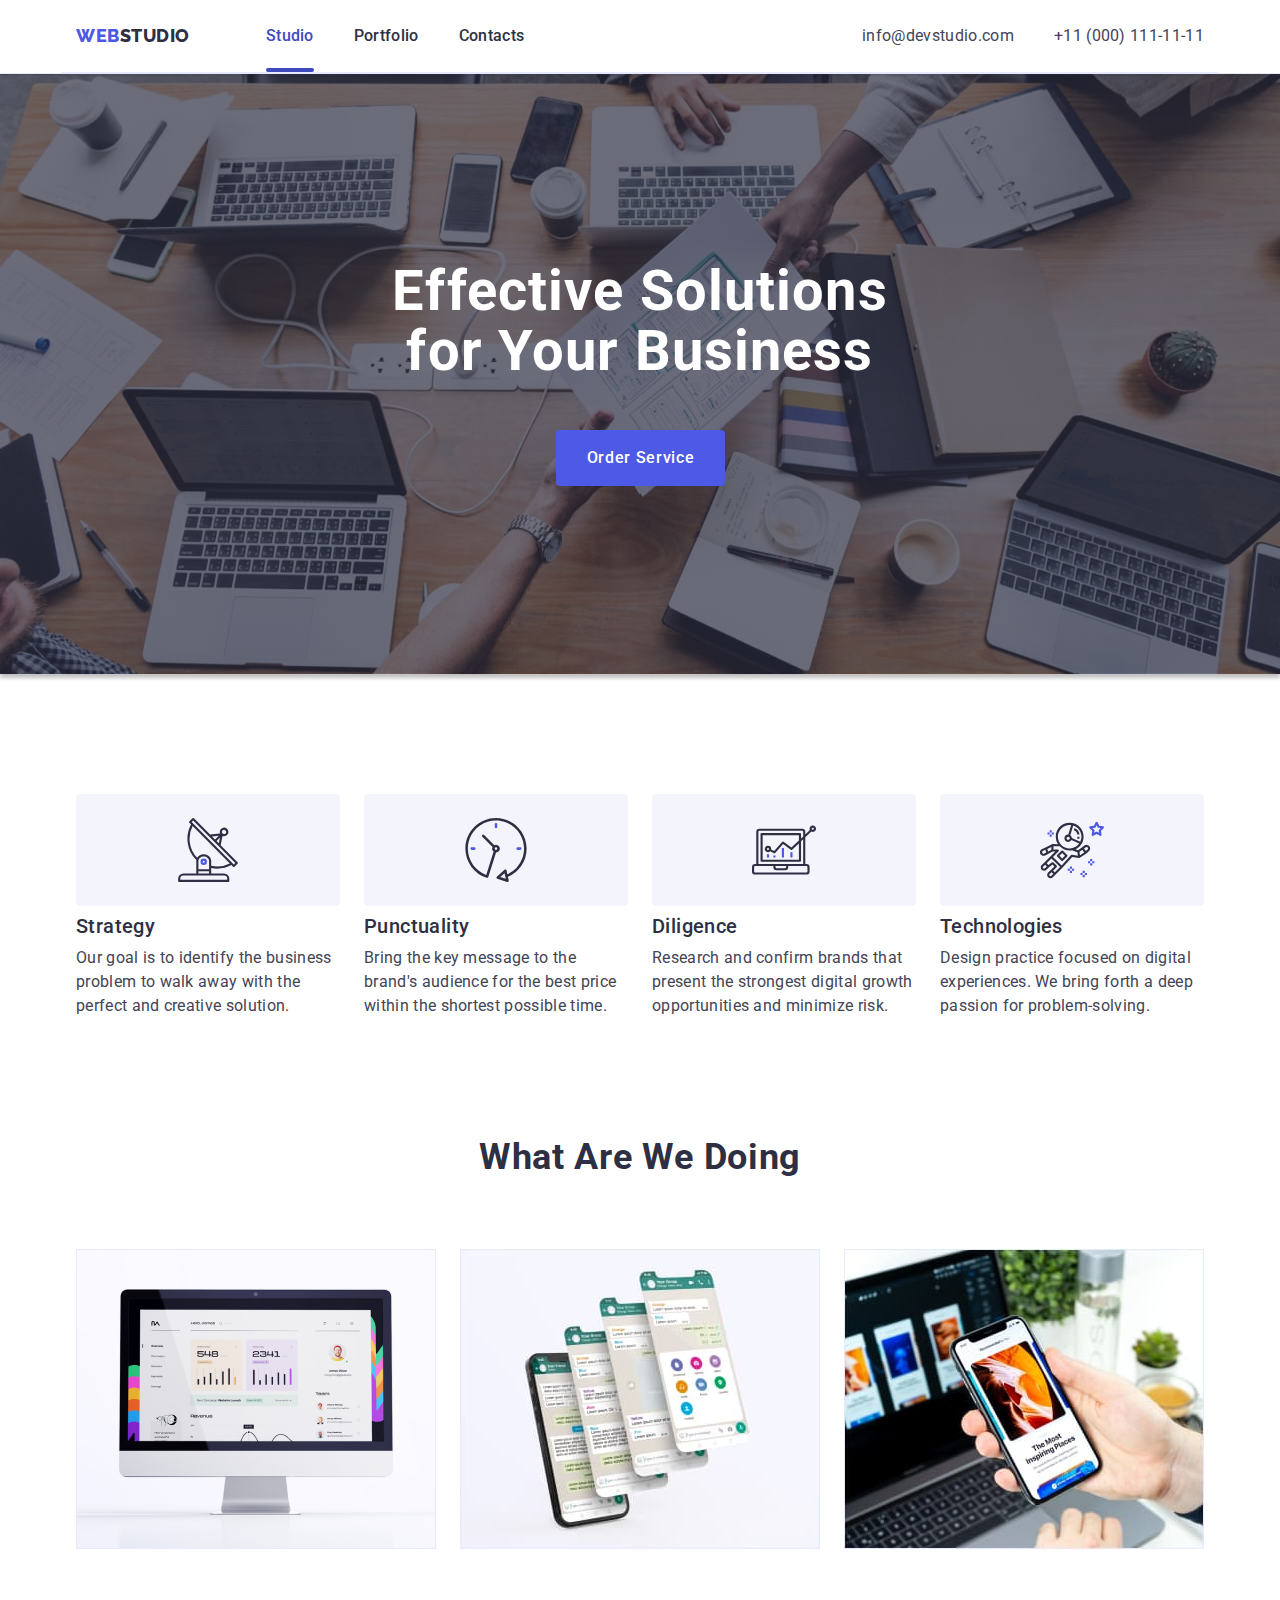
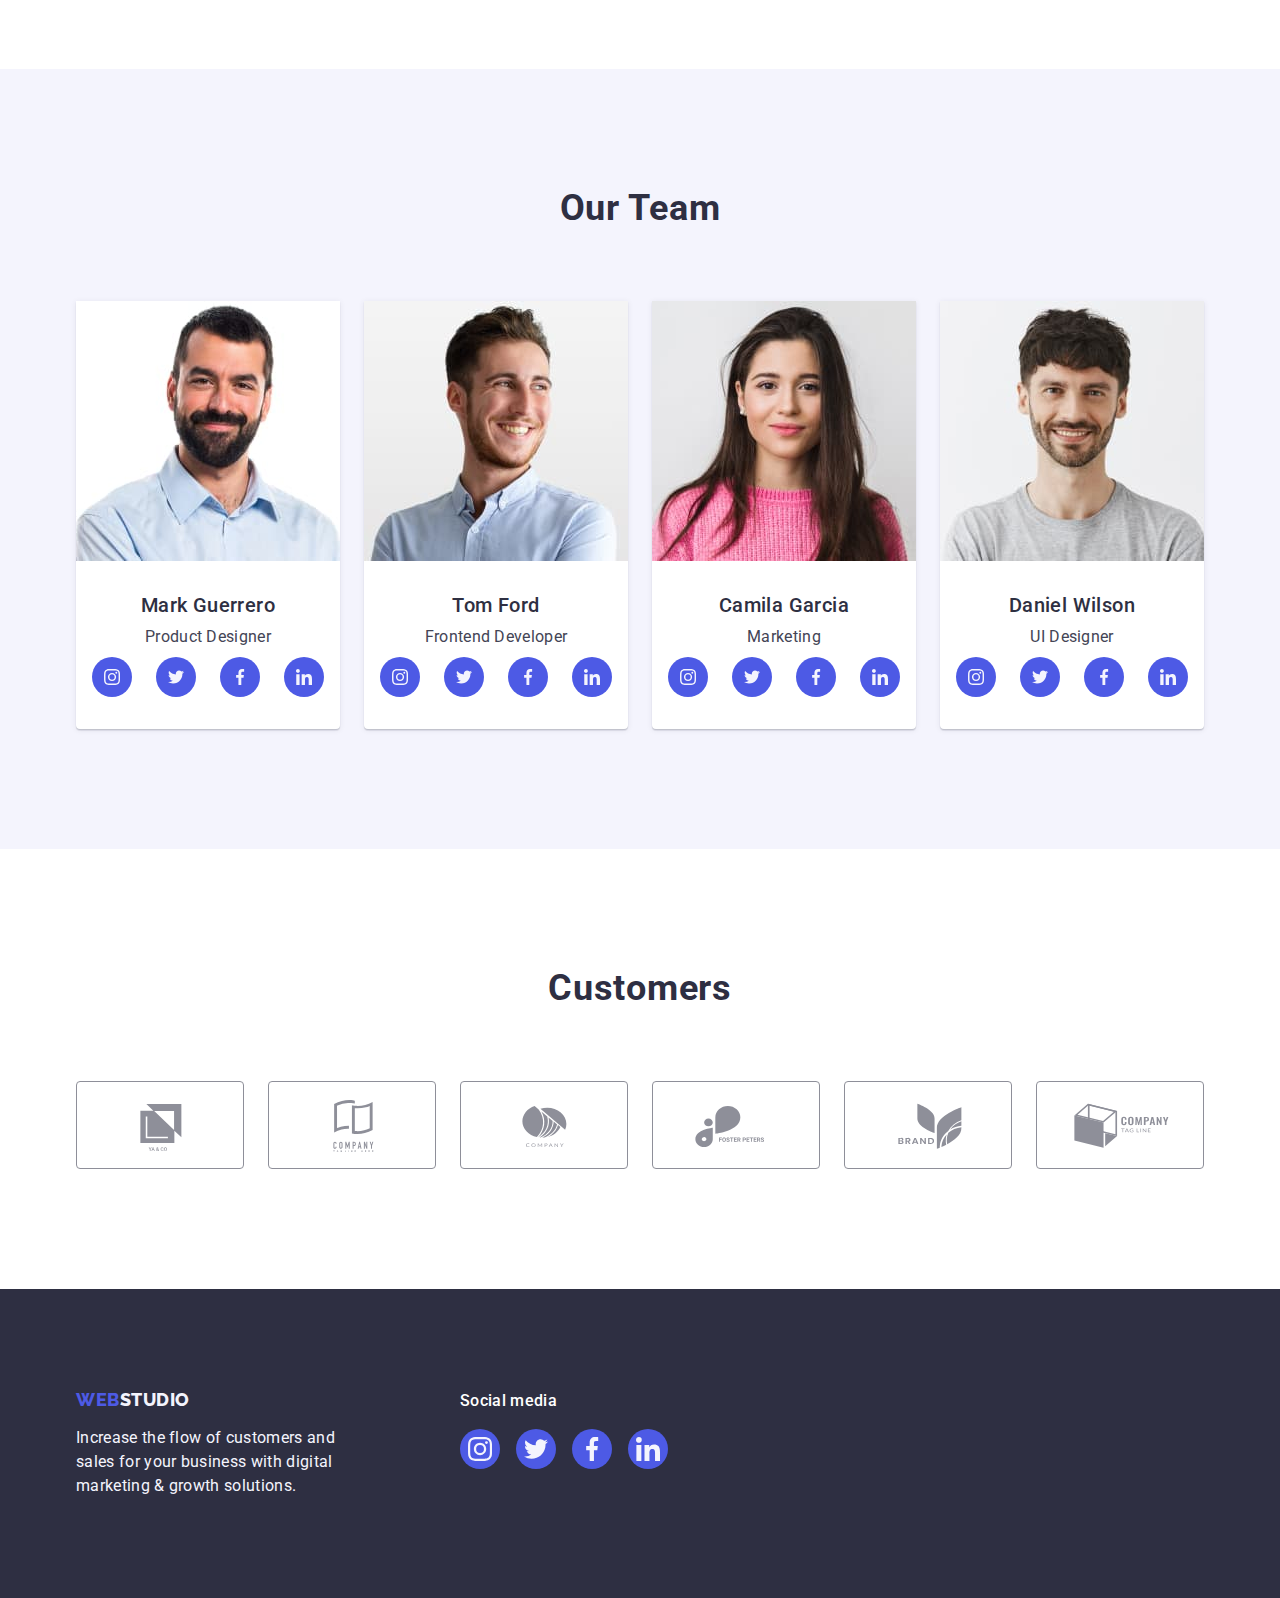
<file: index.html>
<!DOCTYPE html>
<html lang="en">
  <head>
    <meta charset="UTF-8" />
    <meta http-equiv="X-UA-Compatible" content="IE=edge" />
    <meta name="viewport" content="width=device-width, initial-scale=1.0" />
    <title>WebStudio</title>
    <link rel="preconnect" href="https://fonts.googleapis.com" />
    <link rel="preconnect" href="https://fonts.gstatic.com" crossorigin />
    <link
      href="https://fonts.googleapis.com/css2?family=Raleway:wght@900&family=Roboto:wght@400;500;700;900&display=swap"
      rel="stylesheet"
    />
    <link
      rel="stylesheet"
      href="https://cdn.jsdelivr.net/npm/modern-normalize@1.1.0/modern-normalize.min.css"
    />
    <link rel="stylesheet" href="css/styles.css" />
  </head>
  <body class="body">
    <!-- Header section -->
    <header class="header">
      <div class="header-container container">
        <nav class="menu-nav">
          <a class="logo link" href="./index.html">
            Web<span class="logo-dark">Studio</span></a
          >
          <ul class="menu-list list">
            <li>
              <a class="menu-link current link" href="./index.html">Studio</a>
            </li>
            <li>
              <a class="menu-link link" href="./portfolio.html">Portfolio</a>
            </li>
            <li><a class="menu-link link" href="">Contacts</a></li>
          </ul>
        </nav>
        <address class="address">
          <ul class="address-list list">
            <li>
              <a class="address-link link" href="mailto:info@devstudio.com"
                >info@devstudio.com</a
              >
            </li>
            <li>
              <a class="address-link link" href="tel:+110001111111"
                >+11 (000) 111-11-11</a
              >
            </li>
          </ul>
        </address>
      </div>
    </header>
    <!-- Main section -->
    <main>
      <!-- Hero section -->
      <section class="hero hero-section">
        <div class="hero-container container">
          <h1 class="title-hero">Effective Solutions for Your Business</h1>
          <button class="hero-button" type="button" data-modal-open>
            Order Service
          </button>
        </div>
      </section>
      <div class="backdrop is-hidden" data-modal>
        <div class="modal">
          <button class="modal-btn" data-modal-close>
            <svg class="modal-icon" width="8" height="8">
              <use href="./images/icons.svg#icon-cross"></use>
            </svg>
          </button>
        </div>
      </div>
      <section class="advantages-section section">
        <!-- Our advantages -->
        <div class="advantages-container container">
          <h2 class="title-section visually-hidden" hidden>Our advantages</h2>
          <ul class="advantages-icons list">
            <li class="advantages-item">
              <div class="advantages-item-container">
                <svg class="advantages-icon" width="64" height="64">
                  <use href="./images/icons.svg#icon-antenna"></use>
                </svg>
              </div>
            </li>
            <li class="advantages-item">
              <div class="advantages-item-container">
                <svg class="advantages-icon" width="64" height="64">
                  <use href="./images/icons.svg#icon-clock"></use>
                </svg>
              </div>
            </li>
            <li class="advantages-item">
              <div class="advantages-item-container">
                <svg class="advantages-icon" width="64" height="64">
                  <use href="./images/icons.svg#icon-diagram"></use>
                </svg>
              </div>
            </li>
            <li class="advantages-item">
              <div class="advantages-item-container">
                <svg class="advantages-icon" width="64" height="64">
                  <use href="./images/icons.svg#icon-astronaut"></use>
                </svg>
              </div>
            </li>
          </ul>
          <ul class="advantages-list list">
            <li class="advantages-item">
              <h3 class="advantages-subtitle-item">Strategy</h3>
              <p class="advantages-text">
                Our goal is to identify the business problem to walk away with
                the perfect and creative solution.
              </p>
            </li>
            <li class="advantages-item">
              <h3 class="advantages-subtitle-item">Punctuality</h3>
              <p class="advantages-text">
                Bring the key message to the brand's audience for the best price
                within the shortest possible time.
              </p>
            </li>
            <li class="advantages-item">
              <h3 class="advantages-subtitle-item">Diligence</h3>
              <p class="advantages-text">
                Research and confirm brands that present the strongest digital
                growth opportunities and minimize risk.
              </p>
            </li>
            <li class="advantages-item">
              <h3 class="advantages-subtitle-item">Technologies</h3>
              <p class="advantages-text">
                Design practice focused on digital experiences. We bring forth a
                deep passion for problem-solving.
              </p>
            </li>
          </ul>
        </div>
      </section>
      <!--What are we doing -->
      <section class="whatdoing-section section">
        <div class="container">
          <h2 class="title-section">What are we doing</h2>
          <ul class="whatdoing-list list">
            <li class="whatdoing-item whatdoing-item">
              <img src="./images/websites.jpg" alt="Websites" width="360" />
            </li>
            <li class="whatdoing-item whatdoing-item">
              <img
                src="./images/socialmedia.jpg"
                alt="Socialmedia"
                width="360"
              />
            </li>
            <li class="whatdoing-item whatdoing-item">
              <img src="./images/app.jpg" alt="App" width="360" />
            </li>
          </ul>
        </div>
      </section>
      <section class="section-team section">
        <div class="container">
          <!-- Our Team -->
          <h2 class="title-section">Our Team</h2>
          <ul class="team-list list">
            <li class="team-item">
              <img src="./images/mark.jpg" alt="Mark Guerrero" width="264" />
              <div class="team-card-content">
                <h3 class="team-subtitle-item">Mark Guerrero</h3>
                <p class="team-text">Product Designer</p>
                <ul class="social-icons-list list">
                  <li class="social-item">
                    <a
                      href="https://www.instagram.com/"
                      target="_blank"
                      rel="noopener noreferrer"
                      class="social-link link"
                      aria-label="icon instagram"
                      ><svg class="social-icon" width="16" height="16">
                        <use href="./images/icons.svg#icon-instagram"></use>
                      </svg>
                    </a>
                  </li>
                  <li class="social-item">
                    <a
                      class="social-link link"
                      href="https://twitter.com/"
                      target="_blank"
                      rel="noopener noreferrer"
                      aria-label="icon twitter"
                      ><svg class="social-icon" width="16" height="16">
                        <use href="./images/icons.svg#icon-twitter"></use>
                      </svg>
                    </a>
                  </li>
                  <li class="social-item">
                    <a
                      class="social-link link"
                      href="https://www.facebook.com/"
                      target="_blank"
                      rel="noopener noreferrer"
                      aria-label="icon facebook"
                      ><svg class="social-icon" width="16" height="16">
                        <use href="./images/icons.svg#icon-facebook"></use>
                      </svg>
                    </a>
                  </li>
                  <li class="social-item">
                    <a
                      class="social-link link"
                      href="https://www.linkedin.com/"
                      target="_blank"
                      rel="noopener noreferrer"
                      aria-label="icon linkedin"
                      ><svg class="social-icon" width="16" height="16">
                        <use href="./images/icons.svg#icon-linkedin"></use>
                      </svg>
                    </a>
                  </li>
                </ul>
              </div>
            </li>
            <li class="team-item">
              <img src="./images/tom.jpg" alt="Tom Ford" width="264" />
              <div class="team-card-content">
                <h3 class="team-subtitle-item">Tom Ford</h3>
                <p class="team-text">Frontend Developer</p>
                <ul class="social-icons-list list">
                  <li class="social-item">
                    <a
                      class="social-link link"
                      href="https://www.instagram.com/"
                      target="_blank"
                      rel="noopener noreferrer"
                      aria-label="icon antenna"
                      ><svg class="social-icon" width="16" height="16">
                        <use href="./images/icons.svg#icon-instagram"></use>
                      </svg>
                    </a>
                  </li>
                  <li class="social-item">
                    <a
                      class="social-link link"
                      href="https://twitter.com/"
                      target="_blank"
                      rel="noopener noreferrer"
                      aria-label="icon clock"
                      ><svg class="social-icon" width="16" height="16">
                        <use href="./images/icons.svg#icon-twitter"></use>
                      </svg>
                    </a>
                  </li>
                  <li class="social-item">
                    <a
                      class="social-link link"
                      href="https://www.facebook.com/"
                      target="_blank"
                      rel="noopener noreferrer"
                      aria-label="icon diagram"
                      ><svg class="social-icon" width="16" height="16">
                        <use href="./images/icons.svg#icon-facebook"></use>
                      </svg>
                    </a>
                  </li>
                  <li class="social-item">
                    <a
                      class="social-link link"
                      href="https://www.linkedin.com/"
                      target="_blank"
                      rel="noopener noreferrer"
                      aria-label="icon astronaut"
                      ><svg class="social-icon" width="16" height="16">
                        <use href="./images/icons.svg#icon-linkedin"></use>
                      </svg>
                    </a>
                  </li>
                </ul>
              </div>
            </li>
            <li class="team-item">
              <img src="./images/camila.jpg" alt="Camila Garcia" width="264" />
              <div class="team-card-content">
                <h3 class="team-subtitle-item">Camila Garcia</h3>
                <p class="team-text">Marketing</p>
                <ul class="social-icons-list list">
                  <li class="social-item">
                    <a
                      class="social-link link"
                      href="https://www.instagram.com/"
                      target="_blank"
                      rel="noopener noreferrer"
                      aria-label="icon antenna"
                      ><svg class="social-icon" width="16" height="16">
                        <use href="./images/icons.svg#icon-instagram"></use>
                      </svg>
                    </a>
                  </li>
                  <li class="social-item">
                    <a
                      class="social-link link"
                      href="https://twitter.com/"
                      target="_blank"
                      rel="noopener noreferrer"
                      aria-label="icon clock"
                      ><svg class="social-icon" width="16" height="16">
                        <use href="./images/icons.svg#icon-twitter"></use>
                      </svg>
                    </a>
                  </li>
                  <li class="social-item">
                    <a
                      href="https://www.facebook.com/"
                      target="_blank"
                      rel="noopener noreferrer"
                      class="social-link link"
                      aria-label="icon diagram"
                      ><svg class="social-icon" width="16" height="16">
                        <use href="./images/icons.svg#icon-facebook"></use>
                      </svg>
                    </a>
                  </li>
                  <li class="social-item">
                    <a
                      class="social-link link"
                      href="https://www.linkedin.com/"
                      target="_blank"
                      rel="noopener noreferrer"
                      aria-label="icon astronaut"
                      ><svg class="social-icon" width="16" height="16">
                        <use href="./images/icons.svg#icon-linkedin"></use>
                      </svg>
                    </a>
                  </li>
                </ul>
              </div>
            </li>
            <li class="team-item">
              <img src="./images/daniel.jpg" alt="Daniel Wilson" width="264" />
              <div class="team-card-content">
                <h3 class="team-subtitle-item">Daniel Wilson</h3>
                <p class="team-text">UI Designer</p>
                <ul class="social-icons-list list">
                  <li class="social-item">
                    <a
                      class="social-link link"
                      href="https://www.instagram.com/"
                      target="_blank"
                      rel="noopener noreferrer"
                      aria-label="icon antenna"
                      ><svg class="social-icon" width="16" height="16">
                        <use href="./images/icons.svg#icon-instagram"></use>
                      </svg>
                    </a>
                  </li>
                  <li class="social-item">
                    <a
                      class="social-link link"
                      href="https://twitter.com/"
                      target="_blank"
                      rel="noopener noreferrer"
                      aria-label="icon clock"
                      ><svg class="social-icon" width="16" height="16">
                        <use href="./images/icons.svg#icon-twitter"></use>
                      </svg>
                    </a>
                  </li>
                  <li class="social-item">
                    <a
                      class="social-link link"
                      href="https://www.facebook.com/"
                      target="_blank"
                      rel="noopener noreferrer"
                      aria-label="icon diagram"
                      ><svg class="social-icon" width="16" height="16">
                        <use href="./images/icons.svg#icon-facebook"></use>
                      </svg>
                    </a>
                  </li>
                  <li class="social-item">
                    <a
                      class="social-link link"
                      href="https://www.linkedin.com/"
                      target="_blank"
                      rel="noopener noreferrer"
                      aria-label="icon astronaut"
                      ><svg class="social-icon" width="16" height="16">
                        <use href="./images/icons.svg#icon-linkedin"></use>
                      </svg>
                    </a>
                  </li>
                </ul>
              </div>
            </li>
          </ul>
        </div>
      </section>
      <section class="customers-section section">
        <div class="customers-container container">
          <h2 class="title-section">Customers</h2>
          <ul class="customers-list list">
            <li class="customers-item">
              <a class="customers-link" href="" aria-label="icon logo"
                ><svg class="customers-icon" width="104" height="56">
                  <use href="./images/icons.svg#icon-Logo"></use>
                </svg>
              </a>
            </li>
            <li class="customers-item">
              <a
                class="customers-link"
                href="customers-icon"
                aria-label="icon logo-1"
                ><svg class="customers-icon" width="104" height="56">
                  <use href="./images/icons.svg#icon-Logo-1"></use>
                </svg>
              </a>
            </li>
            <li class="customers-item">
              <a
                class="customers-link"
                href="customers-icon"
                aria-label="icon logo-2"
                ><svg class="customers-icon" width="104" height="56">
                  <use href="./images/icons.svg#icon-Logo-2"></use>
                </svg>
              </a>
            </li>
            <li class="customers-item">
              <a
                class="customers-link"
                href="customers-icon"
                aria-label="icon logo-3"
                ><svg class="customers-icon" width="104" height="56">
                  <use href="./images/icons.svg#icon-Logo-3"></use>
                </svg>
              </a>
            </li>
            <li class="customers-item">
              <a
                class="customers-link"
                href="customers-icon"
                aria-label="icon logo-4"
                ><svg class="customers-icon" width="104" height="56">
                  <use href="./images/icons.svg#icon-Logo-4"></use>
                </svg>
              </a>
            </li>
            <li class="customers-item">
              <a
                class="customers-link"
                href="customers-icon"
                aria-label="icon logo-5"
                ><svg class="customers-icon" width="104" height="56">
                  <use href="./images/icons.svg#icon-Logo-5"></use>
                </svg>
              </a>
            </li>
          </ul>
        </div>
      </section>
    </main>
    <!-- Footer section -->
    <footer class="footer">
      <div class="footer-container container">
        <div class="footer-left">
          <a class="footer-logo link" href="./index.html">
            Web<span class="logo-light">Studio</span></a
          >
          <p class="footer-text">
            Increase the flow of customers and sales for your business with
            digital marketing & growth solutions.
          </p>
        </div>
        <div class="footer-right">
          <p class="footer-social-text">Social media</p>
          <ul class="footer-social-icons list">
            <li class="social-item">
              <a
                class="footer-social-link link"
                href="https://www.instagram.com/"
                target="_blank"
                rel="noopener noreferrer"
                aria-label="icon instagram"
                ><svg class="social-icon" width="24" height="24">
                  <use href="./images/icons.svg#icon-instagram"></use>
                </svg>
              </a>
            </li>
            <li class="social-item">
              <a
                class="footer-social-link link"
                href="https://twitter.com/"
                target="_blank"
                rel="noopener noreferrer"
                aria-label="icon twitter"
                ><svg class="social-icon" width="24" height="24">
                  <use href="./images/icons.svg#icon-twitter"></use>
                </svg>
              </a>
            </li>
            <li class="social-item">
              <a
                class="footer-social-link link"
                href="https://www.facebook.com/"
                target="_blank"
                rel="noopener noreferrer"
                aria-label="icon facebook"
                ><svg class="social-icon" width="24" height="24">
                  <use href="./images/icons.svg#icon-facebook"></use>
                </svg>
              </a>
            </li>
            <li class="social-item">
              <a
                class="footer-social-link link"
                href="https://www.linkedin.com/"
                target="_blank"
                rel="noopener noreferrer"
                aria-label="icon linkedin"
                ><svg class="social-icon" width="24" height="24">
                  <use href="./images/icons.svg#icon-linkedin"></use>
                </svg>
              </a>
            </li>
          </ul>
        </div>
      </div>
    </footer>
    <script src="./js/modal.js"></script>
  </body>
</html>
</file>
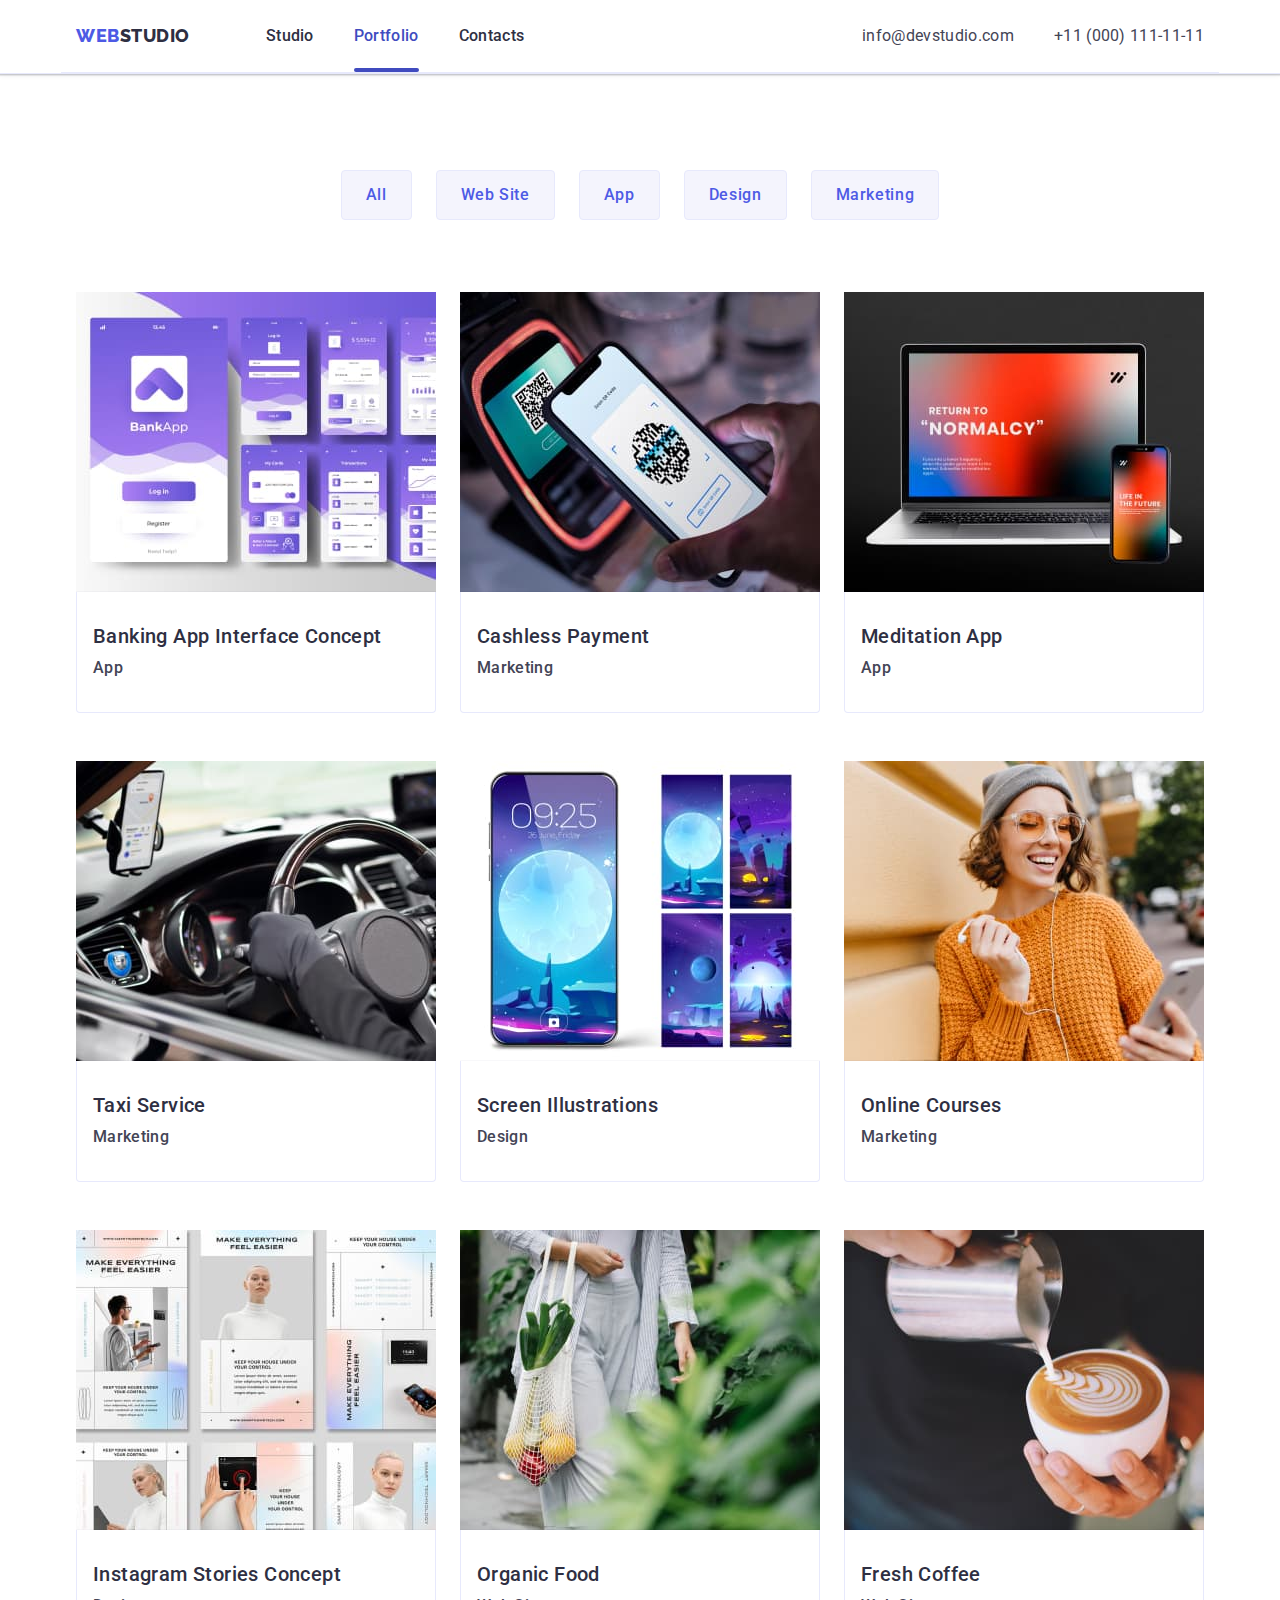
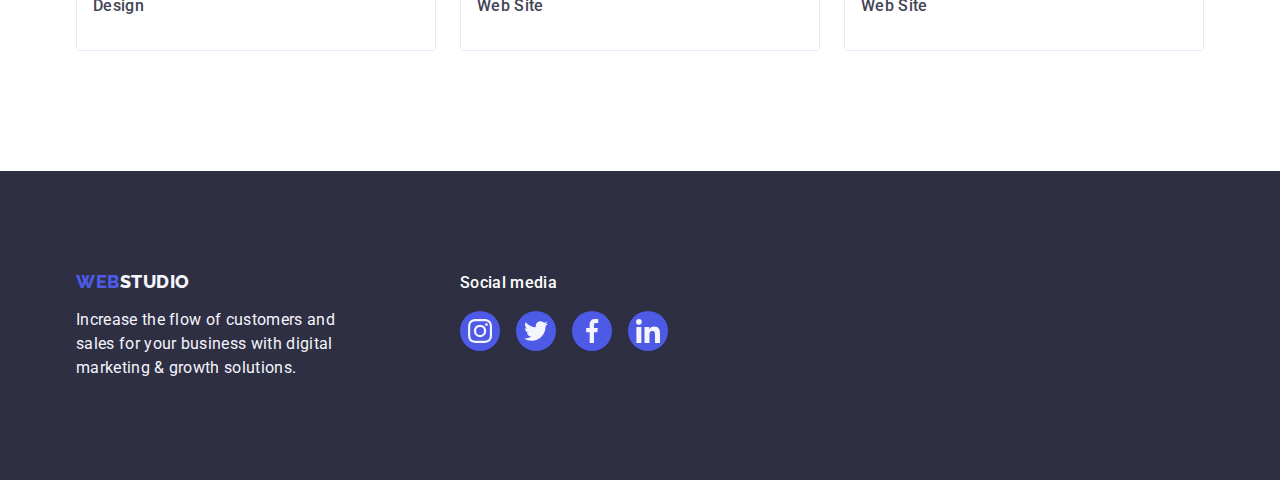
<file: portfolio.html>
<!DOCTYPE html>
<html lang="en">
  <head>
    <meta charset="UTF-8" />
    <meta http-equiv="X-UA-Compatible" content="IE=edge" />
    <meta name="viewport" content="width=device-width, initial-scale=1.0" />
    <title>Portfolio</title>
    <link rel="preconnect" href="https://fonts.googleapis.com" />
    <link rel="preconnect" href="https://fonts.gstatic.com" crossorigin />
    <link
      href="https://fonts.googleapis.com/css2?family=Raleway:wght@900&family=Roboto:wght@400;500;700;900&display=swap"
      rel="stylesheet"
    />
    <link
      rel="stylesheet"
      href="https://cdn.jsdelivr.net/npm/modern-normalize@1.1.0/modern-normalize.min.css"
    />
    <link rel="stylesheet" href="css/styles.css" />
  </head>
  <body class="body">
    <!-- Header section -->
    <header class="header">
      <div class="header-container container">
        <nav class="menu-nav">
          <a class="logo link" href="./index.html">
            Web<span class="logo-dark">Studio</span></a
          >
          <ul class="menu-list list">
            <li>
              <a class="menu-link link" href="./index.html">Studio</a>
            </li>
            <li>
              <a class="menu-link current link" href="./portfolio.html"
                >Portfolio</a
              >
            </li>
            <li><a class="menu-link link" href="">Contacts</a></li>
          </ul>
        </nav>
        <address class="address">
          <ul class="address-list list">
            <li>
              <a class="adress-item link" href="mailto:info@devstudio.com"
                >info@devstudio.com</a
              >
            </li>
            <li>
              <a class="adress-item link" href="tel:+110001111111"
                >+11 (000) 111-11-11</a
              >
            </li>
          </ul>
        </address>
      </div>
    </header>
    <main class="main">
      <section class="portfolio-section section">
        <div class="container">
          <h1 hidden>Portfolio</h1>
          <!-- Options -->
          <ul class="portfolio-list-buttons list">
            <li>
              <button class="portfolio-button button" type="button">All</button>
            </li>
            <li>
              <button class="portfolio-button button" type="button">
                Web Site
              </button>
            </li>
            <li>
              <button class="portfolio-button button" type="button">App</button>
            </li>
            <li>
              <button class="portfolio-button button" type="button">
                Design
              </button>
            </li>
            <li>
              <button class="portfolio-button button" type="button">
                Marketing
              </button>
            </li>
          </ul>
          <!-- Our products -->
          <ul class="portfolio-list list">
            <li class="portfolio-item">
              <a class="portfolio-link link" href="">
                <div class="portfolio-box">
                  <img
                    src="./images/appicons.jpg"
                    alt="Banking App Interface Concept"
                    width="360"
                  />
                  <div class="overlay">
                    <p class="overlay-portfolio">
                      Lorem ipsum dolor sit amet consectetur adipisicing elit.
                      Distinctio, veniam.
                    </p>
                  </div>
                </div>
                <div class="portfolio-card-content">
                  <h2 class="title-section-item">
                    Banking App Interface Concept
                  </h2>
                  <p class="portfolio-text">App</p>
                </div></a
              >
            </li>
            <li class="portfolio-item">
              <a class="portfolio-link link" href="">
                <div class="portfolio-box">
                  <img
                    src="./images/qrcode.jpg"
                    alt="Cashless Payment"
                    width="360"
                  />
                  <div class="overlay">
                    <p class="overlay-portfolio">
                      Lorem ipsum dolor sit amet consectetur adipisicing elit.
                      Distinctio, veniam.
                    </p>
                  </div>
                </div>
                <div class="portfolio-card-content">
                  <h2 class="title-section-item">Cashless Payment</h2>
                  <p class="portfolio-text">Marketing</p>
                </div></a
              >
            </li>
            <li class="portfolio-item">
              <a class="portfolio-link link" href="">
                <div class="portfolio-box">
                  <img src="./images/pc.jpg" alt="Meditation App" width="360" />
                  <div class="overlay">
                    <p class="overlay-portfolio">
                      Lorem ipsum dolor sit amet consectetur adipisicing elit.
                      Distinctio, veniam.
                    </p>
                  </div>
                </div>
                <div class="portfolio-card-content">
                  <h2 class="title-section-item">Meditation App</h2>
                  <p class="portfolio-text">App</p>
                </div></a
              >
            </li>
            <li class="portfolio-item">
              <a class="portfolio-link link" href="">
                <div class="portfolio-box">
                  <img src="./images/car.jpg" alt="Taxi Service" width="360" />
                  <div class="overlay">
                    <p class="overlay-portfolio">
                      Lorem ipsum dolor sit amet consectetur adipisicing elit.
                      Distinctio, veniam.
                    </p>
                  </div>
                </div>
                <div class="portfolio-card-content">
                  <h2 class="title-section-item">Taxi Service</h2>
                  <p class="portfolio-text">Marketing</p>
                </div></a
              >
            </li>
            <li class="portfolio-item">
              <a class="portfolio-link link" href="">
                <div class="portfolio-box">
                  <img
                    src="./images/skreens.jpg"
                    alt="Screen Illustrations"
                    width="360"
                  />
                  <div class="overlay">
                    <p class="overlay-portfolio">
                      Lorem ipsum dolor sit amet consectetur adipisicing elit.
                      Distinctio, veniam.
                    </p>
                  </div>
                </div>
                <div class="portfolio-card-content">
                  <h2 class="title-section-item">Screen Illustrations</h2>
                  <p class="portfolio-text">Design</p>
                </div></a
              >
            </li>
            <li class="portfolio-item">
              <a class="portfolio-link link" href="">
                <div class="portfolio-box">
                  <img
                    src="./images/girl.jpg"
                    alt="Online Courses"
                    width="360"
                  />
                  <div class="overlay">
                    <p class="overlay-portfolio">
                      Lorem ipsum dolor sit amet consectetur adipisicing elit.
                      Distinctio, veniam.
                    </p>
                  </div>
                </div>
                <div class="portfolio-card-content">
                  <h2 class="title-section-item">Online Courses</h2>
                  <p class="portfolio-text">Marketing</p>
                </div></a
              >
            </li>
            <li class="portfolio-item">
              <a class="portfolio-link link" href="">
                <div class="portfolio-box">
                  <img
                    src="./images/concept.jpg"
                    alt="Instagram Stories Concept"
                    width="360"
                  />
                  <div class="overlay">
                    <p class="overlay-portfolio">
                      Lorem ipsum dolor sit amet consectetur adipisicing elit.
                      Distinctio, veniam.
                    </p>
                  </div>
                </div>
                <div class="portfolio-card-content">
                  <h2 class="title-section-item">Instagram Stories Concept</h2>
                  <p class="portfolio-text">Design</p>
                </div></a
              >
            </li>
            <li class="portfolio-item">
              <a class="portfolio-link link" href="">
                <div class="portfolio-box">
                  <img src="./images/bag.jpg" alt="Organic Food" width="360" />
                  <div class="overlay">
                    <p class="overlay-portfolio">
                      Lorem ipsum dolor sit amet consectetur adipisicing elit.
                      Distinctio, veniam.
                    </p>
                  </div>
                </div>
                <div class="portfolio-card-content">
                  <h2 class="title-section-item">Organic Food</h2>
                  <p class="portfolio-text">Web Site</p>
                </div></a
              >
            </li>
            <li class="portfolio-item">
              <a class="portfolio-link link" href="">
                <div class="portfolio-box">
                  <img
                    src="./images/coffe.jpg"
                    alt="Fresh Coffee"
                    width="360"
                  />
                  <div class="overlay">
                    <p class="overlay-portfolio">
                      Lorem ipsum dolor sit amet consectetur adipisicing elit.
                      Distinctio, veniam.
                    </p>
                  </div>
                </div>
                <div class="portfolio-card-content">
                  <h2 class="title-section-item">Fresh Coffee</h2>
                  <p class="portfolio-text">Web Site</p>
                </div></a
              >
            </li>
          </ul>
        </div>
      </section>
    </main>
    <!-- Footer section -->
    <footer class="footer">
      <div class="footer-container container">
        <div class="footer-left">
          <a class="footer-logo link" href="./index.html">
            Web<span class="logo-light">Studio</span></a
          >
          <p class="footer-text">
            Increase the flow of customers and sales for your business with
            digital marketing & growth solutions.
          </p>
        </div>
        <div class="footer-right">
          <p class="footer-social-text">Social media</p>
          <ul class="footer-social-icons list">
            <li class="social-item">
              <a
                class="footer-social-link link"
                href="https://www.instagram.com/"
                target="_blank"
                rel="noopener noreferrer"
                aria-label="icon instagram"
                ><svg class="social-icon" width="24" height="24">
                  <use href="./images/icons.svg#icon-instagram"></use>
                </svg>
              </a>
            </li>
            <li class="social-item">
              <a
                class="footer-social-link link"
                href="https://twitter.com/"
                target="_blank"
                rel="noopener noreferrer"
                aria-label="icon twitter"
                ><svg class="social-icon" width="24" height="24">
                  <use href="./images/icons.svg#icon-twitter"></use>
                </svg>
              </a>
            </li>
            <li class="social-item">
              <a
                class="footer-social-link link"
                href="https://www.facebook.com/"
                target="_blank"
                rel="noopener noreferrer"
                aria-label="icon facebook"
                ><svg class="social-icon" width="24" height="24">
                  <use href="./images/icons.svg#icon-facebook"></use>
                </svg>
              </a>
            </li>
            <li class="social-item">
              <a
                class="footer-social-link link"
                href="https://www.linkedin.com/"
                target="_blank"
                rel="noopener noreferrer"
                aria-label="icon linkedin"
                ><svg class="social-icon" width="24" height="24">
                  <use href="./images/icons.svg#icon-linkedin"></use>
                </svg>
              </a>
            </li>
          </ul>
        </div>
      </div>
    </footer>
  </body>
</html>
</file>
<file: css/styles.css>
:root {
  --color-iris: #4d5ae5;
  --color-ocean: #404bbf;
  --color-navy-blue: #2e2f42;
  --color-green: #31d0aa;
  --color-slate: #434455;
  --color-light-slate: #8e8f99;
  --color-cornflower: #e7e9fc;
  --color-cloud: #f4f4fd;
  --color-navy-blue-modal: #2e2f42;
  --color-grey: #2e2f42;
  --color-white: #ffffff;
  --color-dairy: #fcfcfc;
  --main-font: "Roboto", sans-serif;
  --secondary-font: "Raleway", sans-serif;
  --header-idx: 10;
  --modal-idx: 100;
}
/* Body */
.body {
  font-family: var(--main-font);
  font-size: 16px;
  line-height: 1.5;
  letter-spacing: 0.02em;
  background-color: var(--color-white);
  color: var(--color-slate);
}
/* reset star */
h1,
h2,
h3,
h4,
h5,
h6,
p {
  margin: 0;
}

img {
  display: block;
  max-width: 100%;
  height: auto;
}
.container {
  max-width: 1158px;
  padding: 0 15px;
  margin: 0 auto;
}
.list {
  list-style: none;
  padding: 0;
  margin: 0;
}
.link {
  text-decoration: none;
}
/* reset end */

/* Header section */
.header {
  position: relative;
  z-index: var(--header-idx);
  border-bottom: 1px solid var(--color-cornflower);
  box-shadow: 0px 2px 1px rgba(46, 47, 66, 0.08),
    0px 1px 1px rgba(46, 47, 66, 0.16), 0px 1px 6px rgba(46, 47, 66, 0.08);
}
.header-container {
  display: flex;
  align-items: center;
  border-bottom: 1px solid var(--color-cornflower);
}
.menu-nav {
  display: flex;
  align-items: center;
  margin-right: auto;
}
.menu-list {
  display: flex;
  align-items: center;
  gap: 40px;
}
.menu-link {
  display: block;
  padding: 24px 0;
  position: relative;
}
.menu-link::after {
  position: absolute;
  bottom: 0;
  left: 0;
  content: "";
  display: block;
  width: 100%;
  height: 4px;
  border-radius: 4px;
  transition-property: color;
  transition-duration: 250ms;
  transition-timing-function: cubic-bezier(0.4, 0, 0.2, 1);
}
.menu-link.current.link {
  color: var(--color-ocean);
}

.menu-link.current::after {
  background-color: var(--color-ocean);
}
.logo {
  font-family: var(--secondary-font);
  font-weight: 800;
  font-size: 18px;
  line-height: 1.17;
  letter-spacing: 0.03em;
  text-transform: uppercase;
  color: var(--color-iris);
  text-decoration: none;
  margin-right: 76px;
}
.logo-light {
  color: var(--color-cloud);
}
.logo-dark {
  color: var(--color-navy-blue);
}
.list .link {
  font-weight: 500;
  font-size: 16px;
  line-height: 1.5;
  letter-spacing: 0.02em;
  list-style: none;
  text-decoration: none;
  color: var(--color-navy-blue);
  transition-property: color;
  transition-duration: 250ms;
  transition-timing-function: cubic-bezier(0.4, 0, 0.2, 1);
}
.list .link:hover,
.list .link:focus {
  color: var(--color-ocean);
}
.address-list {
  display: flex;
  align-items: center;
  gap: 40px;
}
.address {
  font-style: normal;
}
.address .link {
  text-decoration: none;
  font-style: normal;
  list-style: none;
  font-weight: 400;
  color: var(--color-slate);
}
/* Hero section */

.hero-section {
  padding: 188px 0;
  margin-left: auto;
  margin-right: auto;
  background-position: center;
  background-size: cover;
  background-repeat: no-repeat;
  max-width: 1440px;
  background-color: var(--color-grey);
  background-image: linear-gradient(
      rgba(46, 47, 66, 0.7),
      rgba(46, 47, 66, 0.7)
    ),
    url(../images/peopleoffice.jpg);
  box-shadow: 0px 4px 4px rgba(0, 0, 0, 0.25);
}
.title-hero {
  color: var(--color-white);
  font-size: 56px;
  line-height: 1.07;
  letter-spacing: 0.02em;
  max-width: 496px;
  margin: 0 auto 48px auto;
  text-align: center;
}
.hero-button {
  display: block;
  flex-direction: row;
  align-items: center;
  min-width: 169px;
  height: 56px;
  margin-left: 480px;
  margin-right: 480px;
  margin-top: 48px;
  border-radius: 4px;
  border: none;
  background-color: var(--color-iris);
  color: var(--color-white);
  font-family: inherit;
  font-weight: 500;
  font-size: 16px;
  line-height: 1.5;
  letter-spacing: 0.04em;
  cursor: pointer;
  transition-property: background-color;
  transition-duration: 250ms;
  transition-timing-function: cubic-bezier(0.4, 0, 0.2, 1);
}
.hero-button:hover,
.hero-button:focus {
  background-color: var(--color-ocean);
}
/* Modal window */
.backdrop {
  position: fixed;
  top: 0;
  left: 0;
  width: 100%;
  height: 100%;
  z-index: var(--modal-idx);
  background: rgba(46, 47, 66, 0.4);
  transition: opacity 200ms ease, visibility 200ms ease,
    backdrop-filter 200ms ease;
  backdrop-filter: blur(4px);
}
.backdrop.is-hidden {
  opacity: 0;
  visibility: hidden;
  pointer-events: none;
  backdrop-filter: blur(0);
}
.modal {
  position: absolute;
  top: 50%;
  left: 50%;
  transform: translate(-50%, -50%);
  width: 408px;
  min-height: 576px;
  background-color: var(--color-dairy);
  box-shadow: 0px 1px 1px rgba(0, 0, 0, 0.14), 0px 1px 3px rgba(0, 0, 0, 0.12),
    0px 2px 1px rgba(0, 0, 0, 0.2);
  border-radius: 4px;
  padding: 24px;
  transition: transform 400ms ease-in 200ms, opacity 400ms ease-in 200ms;
}
.modal-btn {
  display: flex;
  justify-content: center;
  align-items: center;
  margin-left: auto;
  border-radius: 50%;
  background-color: var(--color-cornflower);
  border: 1px solid rgba(0, 0, 0, 0.1);
  width: 24px;
  height: 24px;
  transition-property: color, background-color;
  transition-duration: 250ms;
  transition-timing-function: cubic-bezier(0.4, 0, 0.2, 1);
}
.modal-btn:hover {
  cursor: pointer;
  background-color: var(--color-ocean);
  fill: var(--color-white);
}

/* Our advantages */
.advantages-section {
  padding: 120px 0;
}
/* Icons */
.advantages-item-container {
  display: flex;
  align-items: center;
  justify-content: center;
  height: 112px;
  width: 264px;
  background-color: var(--color-cloud);
  border-radius: 4px;
  margin-bottom: 8px;
}
.advantages-icons {
  display: flex;
  justify-content: center;
  gap: 24px;
}

.advantages-container {
  display: flex;
  flex-wrap: wrap;
}

.visually-hidden {
  position: absolute;
  width: 1px;
  height: 1px;
  margin: -1px;
  border: 0;
  padding: 0;
  white-space: nowrap;
  clip-path: inset(100%);
  clip: rect(0 0 0 0);
  overflow: hidden;
}
.advantages-list {
  display: flex;
  flex-wrap: wrap;
  justify-content: center;
  gap: 24px;
  list-style-type: none;
  letter-spacing: 0.02em;
}
.advantages-item {
  width: calc((100% - 72px) / 4);
}
.advantages-text {
  color: var(--color-slate);
}
.advantages-subtitle-item {
  margin-bottom: 8px;
  font-weight: 500;
  font-size: 20px;
  line-height: 1.2;
  letter-spacing: 0.02em;
  color: var(--color-navy-blue);
}

/* What are we doing */
.whatdoing-section {
  padding-bottom: 120px;
}

.title-section {
  font-weight: 700;
  font-size: 36px;
  line-height: 1.1;
  text-align: center;
  letter-spacing: 0.02em;
  text-transform: capitalize;
  color: var(--color-navy-blue);
  margin-bottom: 72px;
}
.whatdoing-list {
  display: flex;
  flex-wrap: wrap;
  justify-content: center;
  gap: 24px;
  list-style-type: none;
  letter-spacing: 0.02em;
}
.whatdoing-item {
  width: calc((100% - 48px) / 3);
}

/* Our Team  */
.section-team {
  padding: 120px 0;
  background-color: var(--color-cloud);
}
.team-list {
  display: flex;
  flex-wrap: wrap;
  justify-content: center;
  gap: 24px;
  list-style-type: none;
  letter-spacing: 0.02em;
}

.team-item {
  width: calc((100% - 72px) / 4);
  box-shadow: 0px 1px 6px rgba(46, 47, 66, 0.08),
    0px 1px 1px rgba(46, 47, 66, 0.16), 0px 2px 1px rgba(46, 47, 66, 0.08);
  font-family: "Roboto", sans-serif;
  font-size: 16px;
  line-height: 1.5;
  letter-spacing: 0.02em;
  background-color: var(--color-white);
  cursor: pointer;
  border-radius: 0px 0px 4px 4px;
}
.team-card-content {
  padding: 32px 0;
  text-align: center;
}

.team-subtitle-item {
  margin-bottom: 8px;
  font-weight: 500;
  font-size: 20px;
  line-height: 1.2;
  letter-spacing: 0.02em;
  color: var(--color-navy-blue);
}

.team-text {
  color: var(--color-slate);
  margin-bottom: 8px;
}

.social-icons-list {
  display: flex;
  justify-content: center;
  gap: 24px;
}
.social-item {
  width: 40px;
  height: 40px;
}

.social-link {
  display: flex;
  justify-content: center;
  align-items: center;
  width: 100%;
  height: 100%;
  background-color: var(--color-iris);
  border-radius: 50%;
  fill: var(--color-cloud);
  transition-property: background-color;
  transition-duration: 250ms;
  transition-timing-function: cubic-bezier(0.4, 0, 0.2, 1);
}
.social-link:hover,
.social-link:focus {
  background-color: var(--color-ocean);
  animation: shake 2s;
}
@keyframes shake {
  0%,
  50%,
  100% {
    transform: rotate(0deg);
  }

  10%,
  30% {
    transform: rotate(-10deg);
  }

  20%,
  40% {
    transform: rotate(10deg);
  }
}
/* Customers */
.customers-section {
  padding: 120px 0;
}

.customers-list {
  display: flex;
  justify-content: center;
  gap: 24px;
  border-bottom: 120px;
}
.customers-link {
  display: flex;
  justify-content: center;
  align-items: center;
  width: 168px;
  height: 88px;
  border: 1px solid var(--color-light-slate);
  border-radius: 4px;
  color: var(--color-light-slate);
  transition-property: color, border-color;
  transition-duration: 250ms;
  transition-timing-function: cubic-bezier(0.4, 0, 0.2, 1);
}

.customers-link:hover,
.customers-link:focus {
  color: var(--color-ocean);
  border-color: var(--color-ocean);
}
.customers-link:hover .customers-icon {
  transform: scale(1.3);
}

.customers-icon {
  fill: currentColor;
  transition: transform 500ms linear;
}

/* Portfolio */
.portfolio-section {
  padding: 96px 0 120px;
}

/* Buttons */
.portfolio-list-buttons {
  display: flex;
  align-items: center;
  gap: 24px;
  justify-content: center;
  margin-bottom: 72px;
}

.portfolio-button:hover,
.portfolio-button:focus {
  box-shadow: 0px 3px 1px rgba(0, 0, 0, 0.1), 0px 2px 1px rgba(0, 0, 0, 0.08),
    0px 2px 2px rgba(0, 0, 0, 0.12);
}
.button {
  font-family: inherit;
  font-weight: 500;
  font-size: 16px;
  line-height: 1.5;
  display: flex;
  align-items: center;
  letter-spacing: 0.04em;
  background-color: var(--color-cloud);
  color: var(--color-iris);
  cursor: pointer;
  padding: 12px 24px;
  border: 1px solid var(--color-cornflower);
  border-radius: 4px;
  transition-property: color, background-color;
  transition-duration: 250ms;
  transition-timing-function: cubic-bezier(0.4, 0, 0.2, 1);
}

.button:hover,
.button:focus {
  font-family: inherit;
  color: var(--color-white);
  background-color: var(--color-ocean);
  font-weight: 500;
  border: 1px solid transparent;
  border: 1px solid transparent;
}
/* Portfolio list */

.portfolio-list {
  column-gap: 24px;
  row-gap: 48px;
}
.portfolio-list {
  display: flex;
  flex-wrap: wrap;
  justify-content: center;
  list-style-type: none;
  letter-spacing: 0.02em;
}

.portfolio-item {
  width: calc((100% - 48px) / 3);
  font-family: "Roboto", sans-serif;
  font-size: 16px;
  line-height: 1.5;
  letter-spacing: 0.02em;
  background-color: var(--color-white);
  cursor: pointer;
  border-radius: 0px 0px 4px 4px;
}
.portfolio-link:hover .overlay {
  transform: translateY(0);
}
.portfolio-link:focus .overlay {
  transform: translateY(0);
}

.portfolio-box {
  position: relative;
  overflow: hidden;
}
.overlay {
  position: absolute;
  top: 0;
  bottom: 0;
  transform: translateY(100%);
  width: 100%;
  height: 100%;
  background-color: var(--color-iris);
  transition: transform 700ms;
  transition-timing-function: cubic-bezier(0.4, 0, 0.2, 1);

  border: 1px solid #000000;
  box-shadow: 0px 4px 4px rgba(0, 0, 0, 0.25);
}

.overlay-portfolio {
  padding-top: 40px;
  padding-left: 32px;
  padding-bottom: 164px;
  padding-right: 32px;
  color: var(--color-cloud);
  text-align: center;
}
.portfolio-link {
  display: block;
  transition-property: box-shadow;
  transition-duration: 250ms;
  transition-timing-function: cubic-bezier(0.4, 0, 0.2, 1);
}
.portfolio-link:hover,
.portfolio-link:focus {
  box-shadow: 0px 1px 6px rgba(46, 47, 66, 0.08),
    0px 1px 1px rgba(46, 47, 66, 0.16), 0px 2px 1px rgba(46, 47, 66, 0.08);
}
.portfolio-text {
  font-size: 16px;
  line-height: 1.5;
  letter-spacing: 0.02em;
  color: var(--color-slate);
}
.portfolio-card-content {
  padding: 32px 16px;
  border: 1px solid var(--color-cornflower);
  border-top: none;
  border-radius: 0px 0px 4px 4px;
}
.title-section-item {
  margin-bottom: 8px;
  font-weight: 500;
  font-size: 20px;
  line-height: 1.2;
  letter-spacing: 0.02em;
  color: var(--color-navy-blue);
}

/* Footer */

.footer {
  background-color: var(--color-navy-blue);
  color: var(--color-cloud);
  text-decoration: none;
  padding: 100px 0px;
}
.footer-container {
  display: flex;
  align-items: baseline;
}
.footer-left {
  margin-right: 120px;
}
.footer-logo {
  font-family: var(--secondary-font);
  font-weight: 800;
  font-size: 18px;
  line-height: 1.17;
  letter-spacing: 0.03em;
  text-transform: uppercase;
  color: var(--color-iris);
  text-decoration: none;
}
.footer-logo.link {
  display: inline-block;
  margin-bottom: 16px;
}
.footer-text {
  color: var(--color-cloud);
  text-decoration: none;
  width: 264px;
}
.footer-social-text {
  font-family: "Roboto";
  font-weight: 500;
  font-size: 16px;
  line-height: 1.5;
  letter-spacing: 2%;
  color: var(--color-white);
  margin-bottom: 16px;
}
.footer-social-icons {
  display: flex;
  justify-content: center;
  gap: 16px;
}
.footer-social-link {
  display: flex;
  justify-content: center;
  align-items: center;
  width: 40px;
  height: 40px;
  background-color: var(--color-iris);
  border-radius: 50%;
  fill: var(--color-cloud);
  transition-property: background-color;
  transition-duration: 250ms;
  transition-timing-function: cubic-bezier(0.4, 0, 0.2, 1);
}
.footer-social-link:hover,
.footer-social-link:focus {
  background-color: var(--color-green);
  animation: shake 2s;
}
@keyframes shake {
  0%,
  50%,
  100% {
    transform: rotate(0deg);
  }

  10%,
  30% {
    transform: rotate(-10deg);
  }

  20%,
  40% {
    transform: rotate(10deg);
  }
}
</file>
